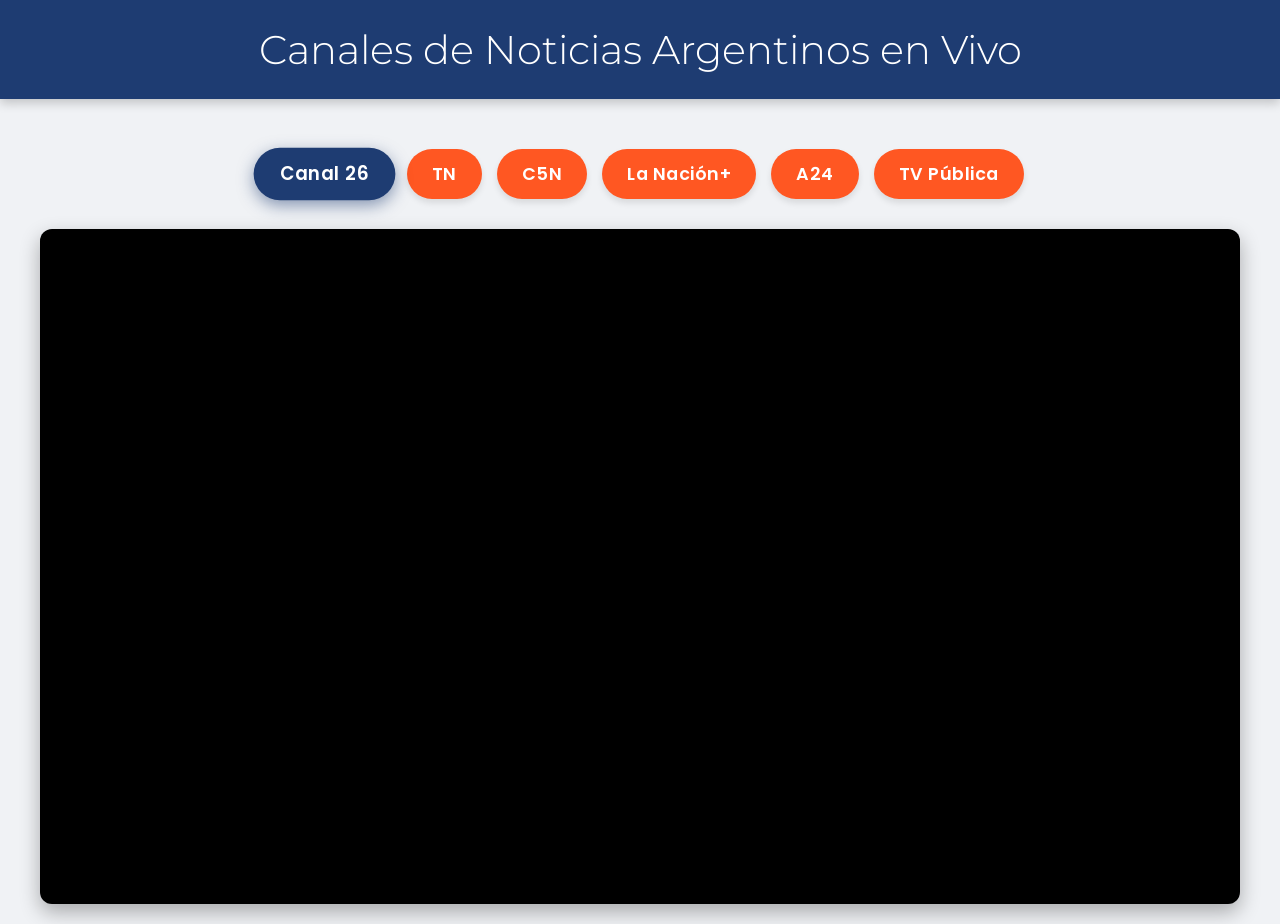
<file: ArgenTVWEBOFI.html>
<!DOCTYPE html>
<html lang="es">
<head>
    <meta charset="UTF-8">
    <meta name="viewport" content="width=device-width, initial-scale=1.0">
    <title>📺 TV Argentina en Vivo</title>

    <link href="https://fonts.googleapis.com/css2?family=Montserrat:wght@300&family=Poppins:wght@400;600&display=swap" rel="stylesheet">

    <style>
        /* CSS para el Diseño */
        body {
            font-family: 'Poppins', sans-serif;
            background-color: #f0f2f5;
            color: #333;
            margin: 0;
            padding: 0;
            display: flex;
            flex-direction: column;
            align-items: center;
            min-height: 100vh;
        }
        header {
            background-color: #1e3c72; /* Azul oscuro */
            color: white;
            padding: 25px 0;
            width: 100%;
            text-align: center;
            box-shadow: 0 4px 10px rgba(0, 0, 0, 0.2);
            margin-bottom: 30px;
        }
        header h1 {
            font-family: 'Montserrat', sans-serif;
            font-weight: 300; /* Light */
            margin: 0;
            font-size: 2.5em;
        }
        .container {
            width: 95%;
            max-width: 1200px;
            padding: 20px;
        }
        .channel-selector {
            text-align: center;
            margin-bottom: 30px;
            display: flex;
            flex-wrap: wrap;
            justify-content: center;
            gap: 15px;
        }
        .channel-selector button {
            /* Diseño de Botón */
            background-color: #ff5722; /* Naranja/Rojo vibrante */
            color: white;
            border: none;
            padding: 12px 25px;
            border-radius: 50px; /* Borde redondeado */
            cursor: pointer;
            font-family: 'Poppins', sans-serif;
            font-weight: 600; /* Semibold */
            font-size: 1.1em;
            letter-spacing: 0.5px;
            transition: background-color 0.3s, transform 0.2s, box-shadow 0.3s;
            box-shadow: 0 4px 6px rgba(0, 0, 0, 0.1);
        }
        .channel-selector button:hover {
            background-color: #e64a19;
            transform: translateY(-3px);
            box-shadow: 0 6px 10px rgba(0, 0, 0, 0.2);
        }
        .channel-selector button.active {
            background-color: #1e3c72; /* Color activo: Azul de la cabecera */
            transform: scale(1.05);
            box-shadow: 0 5px 15px rgba(30, 60, 114, 0.5);
        }
        .video-container {
            position: relative;
            width: 100%;
            /* Relación de aspecto 16:9 (altura 56.25% del ancho) */
            padding-bottom: 56.25%; 
            height: 0;
            overflow: hidden;
            background-color: #000;
            border-radius: 12px;
            box-shadow: 0 8px 20px rgba(0, 0, 0, 0.3);
            margin: 0 auto; /* Centrar */
        }
        .video-container iframe {
            position: absolute;
            top: 0;
            left: 0;
            width: 100%;
            height: 100%;
            border: none;
        }
    </style>
</head>
<body>

    <header>
        <h1>Canales de Noticias Argentinos en Vivo</h1>
    </header>

    <div class="container">
        
        <div class="channel-selector" id="channelButtons">
            </div>

        <div class="video-container">
            <iframe id="videoPlayer" 
                    src="" 
                    allow="accelerometer; autoplay; clipboard-write; encrypted-media; gyroscope; picture-in-picture" 
                    allowfullscreen>
            </iframe>
        </div>
        
    </div>

    <script>
        // Objeto JavaScript para almacenar los canales y sus URLs de streaming (Embed)
        const CHANNELS = [
            // El canal 26 usa el reproductor externo que proporcionaste
            { 
                id: 'canal26', 
                name: 'Canal 26', 
                embedUrl: 'https://anym3u8player.com/tv/p.php?url=https%3A%2F%2Fstream-gtlc.telecentro.net.ar%2Fhls%2Fcanal26hls%2Fmain.m3u8' 
            },
            // Otros canales de noticias usando embeds de YouTube (más estables)
            { id: 'tn', name: 'TN', embedUrl: 'https://www.youtube.com/embed/live_stream?channel=UCuGj02t1W-ZHTfxiw1J_TWA&autoplay=1' },
            { id: 'c5n', name: 'C5N', embedUrl: 'https://www.youtube.com/embed/live_stream?channel=UCFv9NODzqelAYL4M4cM5bDA&autoplay=1' },
            { id: 'ln', name: 'La Nación+', embedUrl: 'https://www.youtube.com/embed/live_stream?channel=UC85C1yklC6J_JcZqGzH_oRw&autoplay=1' },
            { id: 'a24', name: 'A24', embedUrl: 'https://www.youtube.com/embed/live_stream?channel=UCiT7gU89sB_Rmyh8xGvM-6Q&autoplay=1' },
            { id: 'tvpublica', name: 'TV Pública', embedUrl: 'https://www.youtube.com/embed/live_stream?channel=UCQ20iRj5f-l4XjD4xKq6Eag&autoplay=1' },
        ];

        const videoPlayer = document.getElementById('videoPlayer');
        const channelButtonsContainer = document.getElementById('channelButtons');

        /**
         * Inicializa la página, carga el primer canal y crea los botones.
         */
        function initializePage() {
            createChannelButtons();
            // Cargar el Canal 26 por defecto
            loadChannel(CHANNELS[0].id);
        }

        /**
         * Crea los botones para cada canal.
         */
        function createChannelButtons() {
            CHANNELS.forEach(channel => {
                const button = document.createElement('button');
                button.textContent = channel.name;
                button.setAttribute('data-channel-id', channel.id);
                button.onclick = () => loadChannel(channel.id);
                channelButtonsContainer.appendChild(button);
            });
        }

        /**
         * Carga el stream del canal seleccionado en el iframe.
         * @param {string} channelId - El ID del canal a cargar.
         */
        function loadChannel(channelId) {
            const selectedChannel = CHANNELS.find(c => c.id === channelId);

            if (selectedChannel) {
                // 1. Actualiza el iframe con la URL de embed
                // Se agrega '&autoplay=1' para intentar que el video inicie automáticamente.
                const embedSrc = selectedChannel.embedUrl.includes('?') 
                                 ? `${selectedChannel.embedUrl}&autoplay=1` 
                                 : `${selectedChannel.embedUrl}?autoplay=1`;
                videoPlayer.src = embedSrc;
                
                // 2. Actualiza la clase 'active' para el botón presionado
                document.querySelectorAll('.channel-selector button').forEach(button => {
                    if (button.getAttribute('data-channel-id') === channelId) {
                        button.classList.add('active');
                    } else {
                        button.classList.remove('active');
                    }
                });
            } else {
                console.error(`Canal con ID ${channelId} no encontrado.`);
            }
        }

        // Ejecutar la función de inicialización cuando el DOM esté cargado
        document.addEventListener('DOMContentLoaded', initializePage);
    </script>
</body>
</html>
</file>
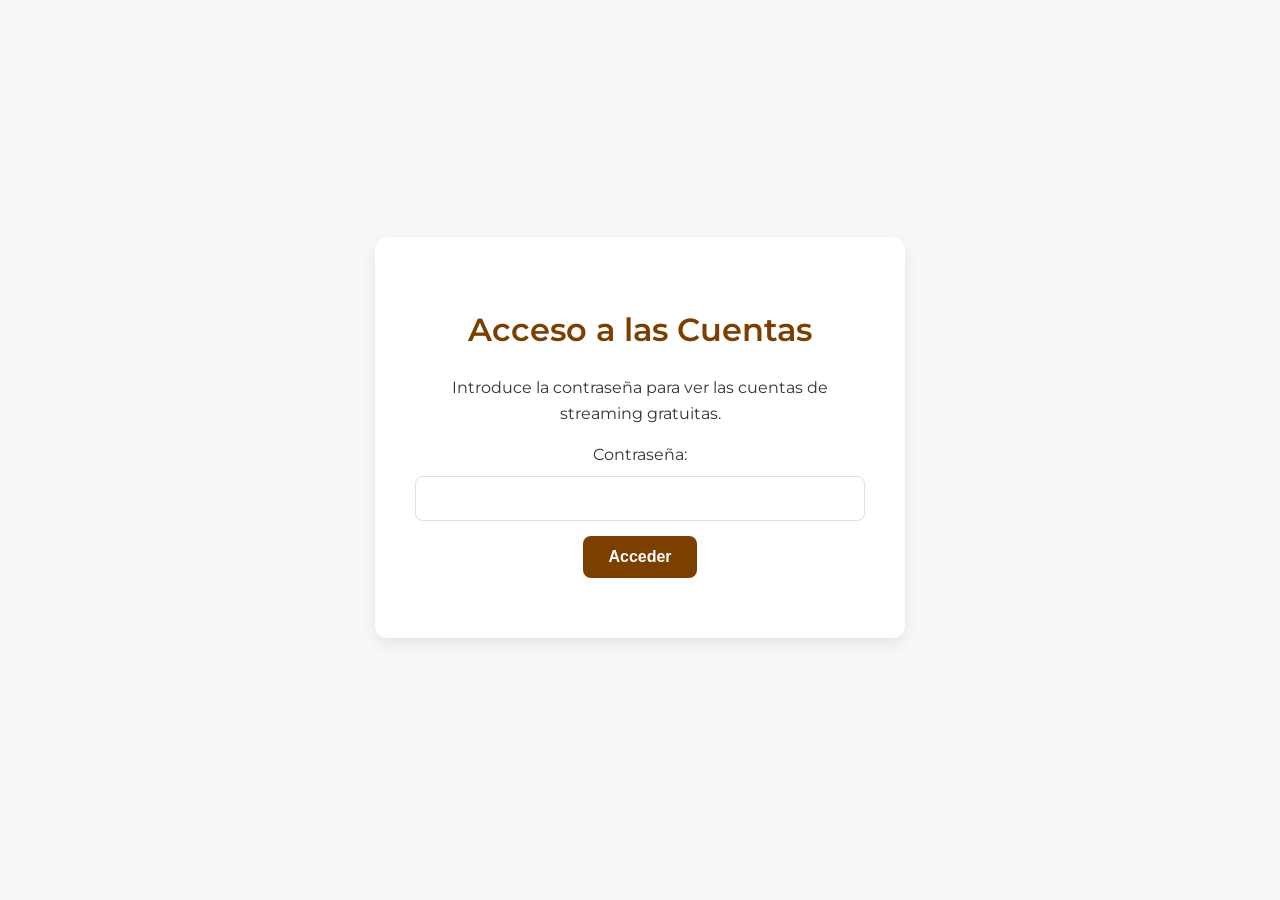
<file: CUENTAS GRATIS .html>
<!DOCTYPE html>
<html lang="es">
<head>
    <meta charset="UTF-8">
    <meta name="viewport" content="width=device-width, initial-scale=1.0">
    <title>Cuentas de Streaming GRATIS</title>
    <link rel="preconnect" href="https://fonts.googleapis.com">
    <link rel="preconnect" href="https://fonts.gstatic.com" crossorigin>
    <link href="https://fonts.googleapis.com/css2?family=Montserrat:wght@400;600;700&display=swap" rel="stylesheet">
    <style>
        :root {
            --primary-color: #7B3F00;
            --secondary-color: #FFA500;
            --background-light: #F8F8F8;
            --text-dark: #333;
            --text-light: #fff;
            --card-bg: #fff;
            --border-color: #e0e0e0;
            --shadow-light: rgba(0, 0, 0, 0.08);
        }

        body {
            font-family: 'Montserrat', sans-serif;
            background-color: var(--background-light);
            color: var(--text-dark);
            line-height: 1.6;
            margin: 0;
            padding: 0;
            display: flex;
            flex-direction: column;
            min-height: 100vh;
        }

        header {
            background: linear-gradient(135deg, var(--primary-color) 0%, var(--secondary-color) 100%);
            color: var(--text-light);
            padding: 40px 20px;
            text-align: center;
            box-shadow: 0 4px 10px var(--shadow-light);
            margin-bottom: 30px;
        }

        .header-content h1 {
            font-size: 2.8em;
            margin-bottom: 10px;
            font-weight: 700;
        }

        .header-content p {
            font-size: 1.2em;
            font-weight: 400;
        }

        main {
            max-width: 900px;
            margin: 0 auto 30px auto;
            padding: 20px;
            flex-grow: 1;
        }

        section {
            margin-bottom: 40px;
        }

        h2 {
            color: var(--primary-color);
            text-align: center;
            margin-bottom: 25px;
            font-size: 2em;
            font-weight: 600;
        }

        .card {
            background-color: var(--card-bg);
            border-radius: 12px;
            box-shadow: 0 6px 15px var(--shadow-light);
            padding: 30px;
            margin-bottom: 25px;
        }

        #accounts-list {
            display: grid;
            grid-template-columns: repeat(auto-fit, minmax(280px, 1fr));
            gap: 25px;
        }

        .account-card {
            background-color: var(--card-bg);
            border: 1px solid var(--border-color);
            border-radius: 10px;
            padding: 20px;
            box-shadow: 0 2px 8px rgba(0,0,0,0.05);
            transition: transform 0.2s ease-in-out, box-shadow 0.2s ease-in-out;
            display: flex;
            flex-direction: column;
            align-items: center;
            text-align: center;
            position: relative;
            overflow: hidden;
        }

        .account-card::before {
            content: '';
            position: absolute;
            top: 0;
            left: 0;
            width: 100%;
            height: 6px;
            background-color: var(--secondary-color);
            border-top-left-radius: 10px;
            border-top-right-radius: 10px;
        }

        .account-card:hover {
            transform: translateY(-5px);
            box-shadow: 0 8px 20px var(--shadow-light);
        }

        .streaming-logo img {
            width: 100%;
            height: 100%;
            object-fit: contain;
            border-radius: 50%;
        }
        .streaming-logo {
            width: 80px;
            height: 80px;
            background-color: #f0f0f0;
            border-radius: 50%;
            display: flex;
            justify-content: center;
            align-items: center;
            margin-bottom: 15px;
            border: 2px solid var(--secondary-color);
            overflow: hidden;
        }


        .account-card h3 {
            margin-top: 0;
            margin-bottom: 10px;
            color: var(--primary-color);
            font-size: 1.4em;
            font-weight: 600;
        }

        .account-card p {
            margin: 5px 0;
            font-size: 0.95em;
            color: #555;
        }

        .btn-primary, .btn-secondary {
            padding: 12px 25px;
            border: none;
            border-radius: 8px;
            cursor: pointer;
            font-size: 1em;
            font-weight: 600;
            transition: background-color 0.3s ease, transform 0.2s ease;
            margin-top: 15px;
        }

        .btn-primary {
            background-color: var(--primary-color);
            color: var(--text-light);
        }

        .btn-primary:hover {
            background-color: #6a3500;
            transform: translateY(-2px);
        }

        .input-group {
            display: flex;
            flex-direction: column;
            gap: 8px;
        }

        input[type="text"], input[type="password"] {
            padding: 12px;
            border: 1px solid var(--border-color);
            border-radius: 8px;
            font-family: 'Montserrat', sans-serif;
            font-size: 1em;
            color: var(--text-dark);
        }

        input[type="text"]:focus, input[type="password"]:focus {
            outline: none;
            border-color: var(--secondary-color);
            box-shadow: 0 0 0 3px rgba(255, 165, 0, 0.2);
        }

        .message {
            text-align: center;
            margin-top: 15px;
            font-weight: 600;
            color: var(--primary-color);
        }

        .hidden {
            display: none !important;
        }

        #access-screen {
            position: fixed;
            top: 0;
            left: 0;
            width: 100%;
            height: 100%;
            background-color: var(--background-light);
            display: flex;
            justify-content: center;
            align-items: center;
            z-index: 2000;
        }

        .access-card {
            text-align: center;
            padding: 40px;
            max-width: 450px;
        }

        .access-card h2 {
            color: var(--primary-color);
            margin-bottom: 20px;
        }

        .access-card .message {
            margin-top: 20px;
        }
    </style>
</head>
<body>
    <header>
        <div class="header-content">
            <h1>Cuentas de Streaming GRATIS</h1>
            <p>¡Hola! Aquí tienes algunas cuentas de streaming totalmente gratuitas para disfrutar.</p>
        </div>
    </header>

    <main>
        <section id="accounts-section">
            <h2>Nuestras Cuentas Disponibles</h2>
            <div id="accounts-list">
                </div>
        </section>
    </main>

    <script>
        document.addEventListener('DOMContentLoaded', () => {
            // Cuentas de "streaming gratis" con la información proporcionada
            let accounts = [
                { name: 'Disney Plus', email: 'josemiguelkuju.12@gmail.com', password: 'Kaju4ñ115@', logoImg: 'https://files.catbox.moe/m65o9t.png' },
                { name: 'Vix Premium', email: 'premium10@gmail.com.co', password: 'PremiumVix', logoImg: 'https://files.catbox.moe/03cagp.png' },
                { name: 'Paramount Plus #1', email: 'yespankey@instaddr.uk', password: 'South123!!!', logoImg: 'https://files.catbox.moe/byp22f.png' },
                { name: 'Paramount Plus #2', email: 'samanthahuxley12@hotmail.com', password: 'CaseyConner1', logoImg: 'https://files.catbox.moe/byp22f.png' },
            ];

            // Contraseña para acceder a la lista de cuentas
            const accessPassword = '180314';

            // Referencias a elementos del DOM
            const accountsList = document.getElementById('accounts-list');

            // --- Lógica para la pantalla de acceso inicial ---
            const accessScreen = document.createElement('div');
            accessScreen.id = 'access-screen';
            accessScreen.innerHTML = `
                <div class="card access-card">
                    <h2>Acceso a las Cuentas</h2>
                    <form id="access-form">
                        <p>Introduce la contraseña para ver las cuentas de streaming gratuitas.</p>
                        <div class="input-group">
                            <label for="access-password-input">Contraseña:</label>
                            <input type="password" id="access-password-input" required>
                        </div>
                        <button type="submit" class="btn-primary">Acceder</button>
                    </form>
                    <p id="access-message" class="message"></p>
                </div>
            `;
            document.body.appendChild(accessScreen);

            const accessForm = document.getElementById('access-form');
            const accessMessage = document.getElementById('access-message');

            // Función para renderizar las cuentas en la página
            const renderAccounts = () => {
                accountsList.innerHTML = '';
                accounts.forEach(account => {
                    const accountCard = document.createElement('div');
                    accountCard.classList.add('account-card');
                    accountCard.innerHTML = `
                        <div class="streaming-logo">
                            <img src="${account.logoImg}" alt="${account.name} Logo">
                        </div>
                        <h3>${account.name}</h3>
                        <p><strong>Correo:</strong> ${account.email}</p>
                        <p><strong>Contraseña:</strong> <code>${account.password}</code></p>
                    `;
                    accountsList.appendChild(accountCard);
                });
            };

            // Evento para el formulario de acceso
            accessForm.addEventListener('submit', (e) => {
                e.preventDefault();
                const enteredPassword = document.getElementById('access-password-input').value;

                if (enteredPassword === accessPassword) {
                    accessScreen.classList.add('hidden');
                    renderAccounts();
                } else {
                    accessMessage.textContent = 'Contraseña incorrecta. Inténtalo de nuevo. 😥';
                    accessMessage.style.color = '#d9534f';
                }
            });
        });
    </script>
</body>
</html>
</file>
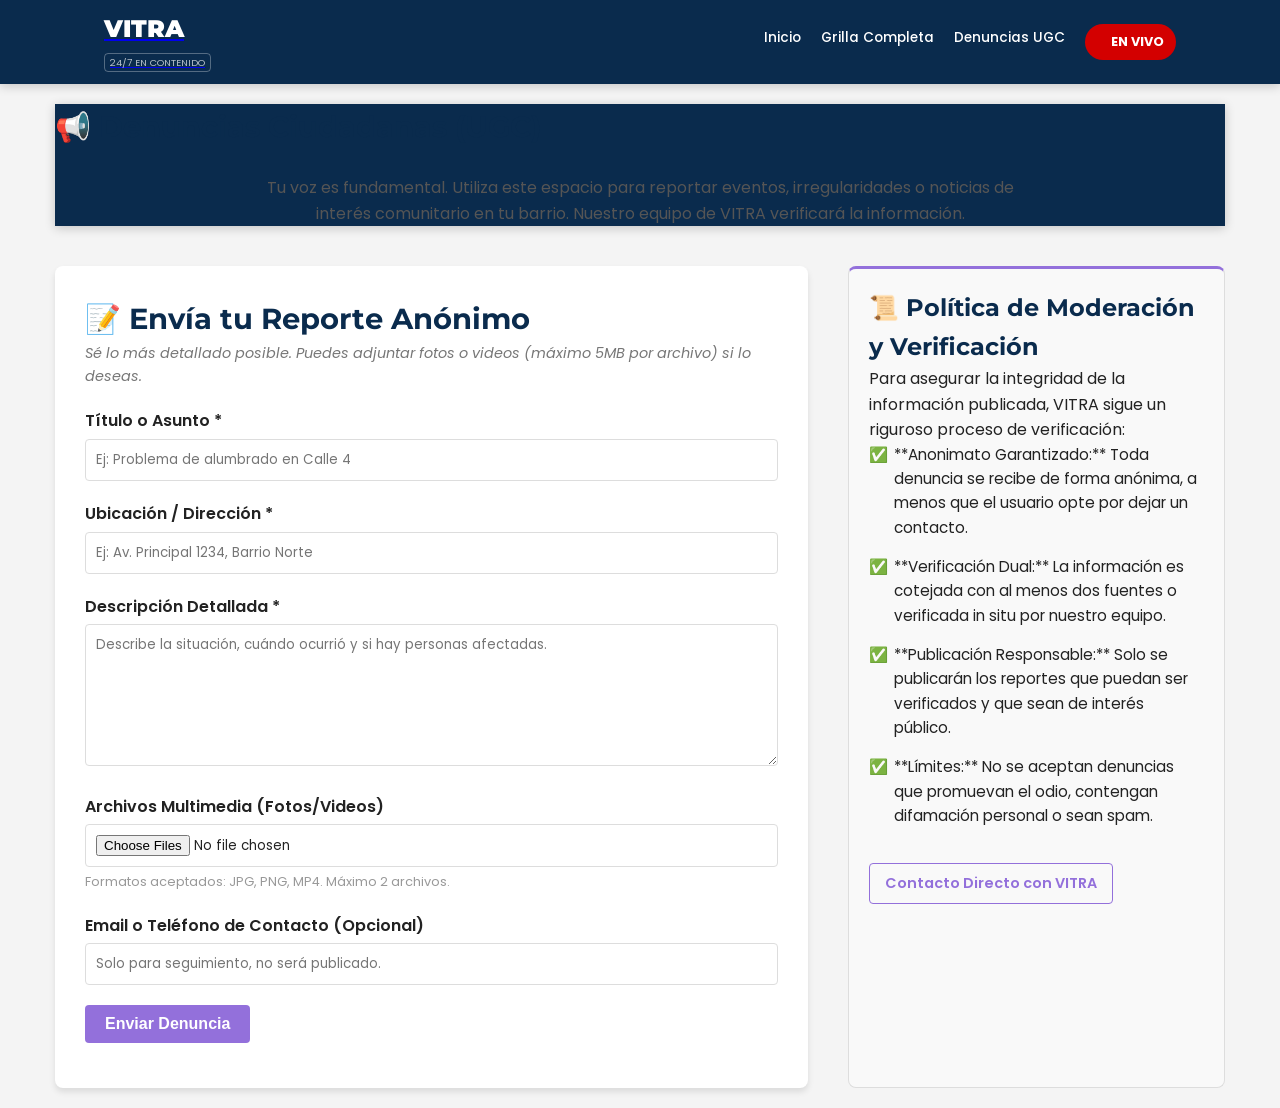
<file: denuncias.html>
<!DOCTYPE html>
<html lang="es">
<head>
    <meta charset="UTF-8">
    <meta name="viewport" content="width=device-width, initial-scale=1.0">
    <title>📢 Denuncias Ciudadanas (UGC) | VITRA Noticias</title>
    
    <link rel="stylesheet" href="estilos.css"> 
    
    <link href="https://fonts.googleapis.com/css2?family=Montserrat:wght@300;700;800&family=Poppins:wght@400;600;700&display=swap" rel="stylesheet">
</head>
<body>

    <header>
        <nav class="navbar">
            <a href="index.html" class="brand">
                <h1>VITRA</h1>
                <span class="marketing-tag">24/7 EN CONTENIDO</span>
            </a>
            
            <button class="hamburger" aria-label="Toggle Menu">
                <span class="bar"></span>
                <span class="bar"></span>
                <span class="bar"></span>
            </button>
            
            <ul class="nav-menu">
                <li class="nav-item"><a href="index.html" class="nav-link">Inicio</a></li>
                <li class="nav-item"><a href="programacion.html" class="nav-link">Grilla Completa</a></li>
                <li class="nav-item"><a href="#" class="nav-link">Denuncias UGC</a></li>
                <li class="nav-item">
                    <a href="#" class="nav-link btn-live">
                        <span class="live-dot"></span> EN VIVO
                    </a>
                </li>
            </ul>
        </nav>
    </header>

    <main>
        <section id="denuncias-ugc" class="content-section">
            <div class="container">
                
                <header class="denuncias-header">
                    <h1 class="section-title">📢 Denuncias Ciudadanas (UGC)</h1>
                    <p class="section-subtitle">Tu voz es fundamental. Utiliza este espacio para reportar eventos, irregularidades o noticias de interés comunitario en tu barrio. Nuestro equipo de VITRA verificará la información.</p>
                </header>

                <div class="denuncias-grid">
                    
                    <div class="denuncias-form-container">
                        <h2>📝 Envía tu Reporte Anónimo</h2>
                        <p class="form-instruction">Sé lo más detallado posible. Puedes adjuntar fotos o videos (máximo 5MB por archivo) si lo deseas.</p>

                        <form id="denunciaForm">
                            <div class="form-group">
                                <label for="titulo">Título o Asunto *</label>
                                <input type="text" id="titulo" name="titulo" required placeholder="Ej: Problema de alumbrado en Calle 4">
                            </div>
                            
                            <div class="form-group">
                                <label for="ubicacion">Ubicación / Dirección *</label>
                                <input type="text" id="ubicacion" name="ubicacion" required placeholder="Ej: Av. Principal 1234, Barrio Norte">
                            </div>
                            
                            <div class="form-group">
                                <label for="descripcion">Descripción Detallada *</label>
                                <textarea id="descripcion" name="descripcion" rows="6" required placeholder="Describe la situación, cuándo ocurrió y si hay personas afectadas."></textarea>
                            </div>

                            <div class="form-group">
                                <label for="archivos">Archivos Multimedia (Fotos/Videos)</label>
                                <input type="file" id="archivos" name="archivos" accept="image/*,video/*" multiple>
                                <small>Formatos aceptados: JPG, PNG, MP4. Máximo 2 archivos.</small>
                            </div>

                            <div class="form-group">
                                <label for="contacto">Email o Teléfono de Contacto (Opcional)</label>
                                <input type="text" id="contacto" name="contacto" placeholder="Solo para seguimiento, no será publicado.">
                            </div>
                            
                            <button type="submit" class="btn-submit">Enviar Denuncia</button>
                            <p id="formMessage" class="form-message"></p>
                        </form>
                    </div>

                    <div class="denuncias-info-container">
                        <h2>📜 Política de Moderación y Verificación</h2>
                        
                        <p>Para asegurar la integridad de la información publicada, VITRA sigue un riguroso proceso de verificación:</p>
                        
                        <ul class="policy-list">
                            <li>**Anonimato Garantizado:** Toda denuncia se recibe de forma anónima, a menos que el usuario opte por dejar un contacto.</li>
                            <li>**Verificación Dual:** La información es cotejada con al menos dos fuentes o verificada in situ por nuestro equipo.</li>
                            <li>**Publicación Responsable:** Solo se publicarán los reportes que puedan ser verificados y que sean de interés público.</li>
                            <li>**Límites:** No se aceptan denuncias que promuevan el odio, contengan difamación personal o sean spam.</li>
                        </ul>

                        <a href="#contacto-vitra" class="btn-secondary">Contacto Directo con VITRA</a>
                    </div>
                </div>

            </div>
        </section>
        
        </main>

    <script src="main.js"></script> 
</body>
</html>
</file>
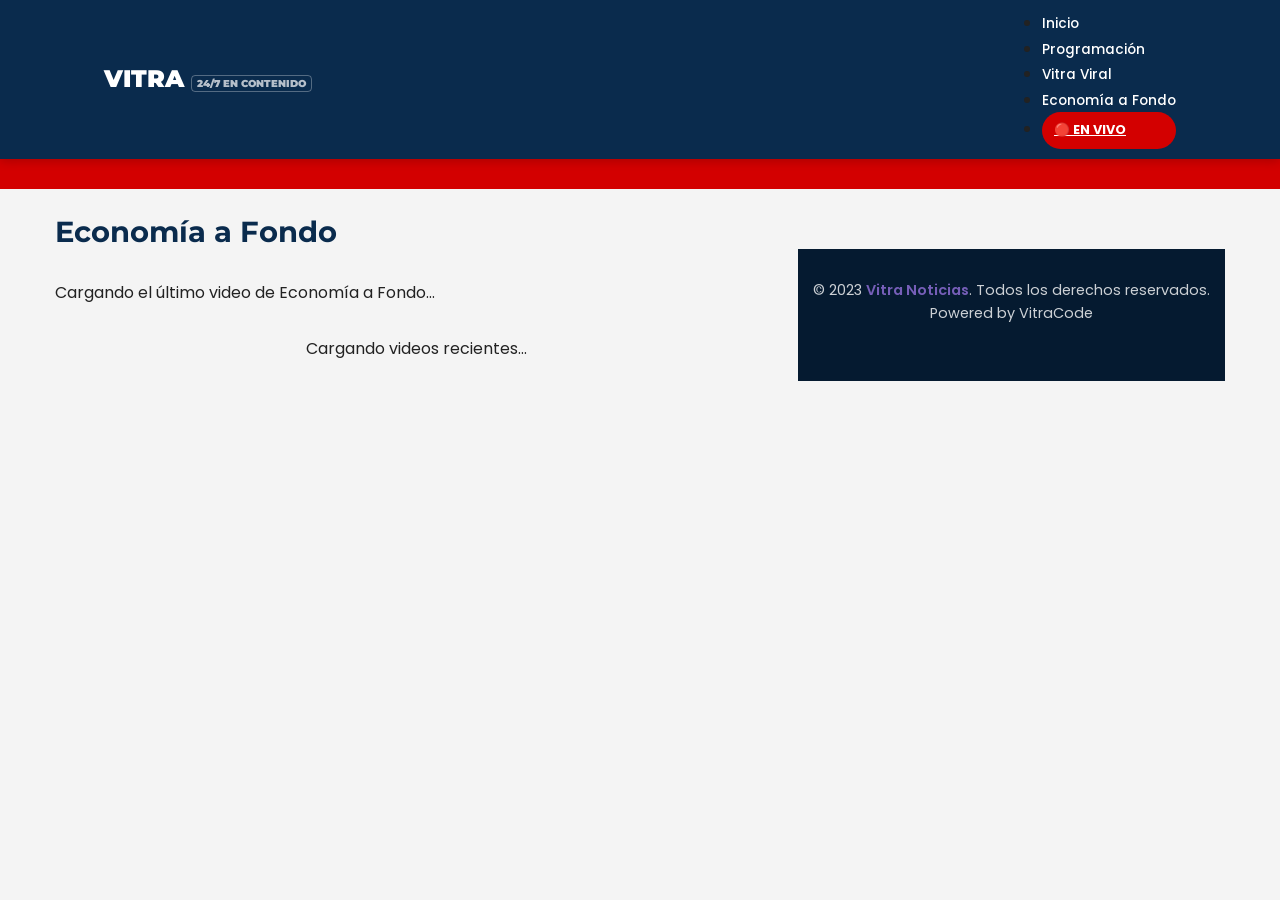
<file: economia-a-fondo.html>
<!DOCTYPE html>
<html lang="es">
<head>
    <meta charset="UTF-8">
    <meta name="viewport" content="width=device-width, initial-scale=1.0">
    <title>Economía a Fondo | Vitra Noticias</title>
    <link rel="stylesheet" href="estilos.css">
    <link rel="icon" href="img/favicon.png" type="image/x-icon">
</head>
<body>
    <header>
        <div class="navbar">
            <div class="brand">
                <a href="index.html" style="text-decoration: none; color: inherit;">
                    <h1>VITRA <span class="marketing-tag">24/7 EN CONTENIDO</span></h1>
                </a>
            </div>
            <button class="hamburger" aria-label="Abrir menú">
                <span class="bar"></span>
                <span class="bar"></span>
                <span class="bar"></span>
            </button>
            <nav class="nav-menu">
                <ul class="nav-list">
                    <li class="nav-item"><a href="index.html" class="nav-link">Inicio</a></li>
                    <li class="nav-item"><a href="programacion.html" class="nav-link">Programación</a></li>
                    <li class="nav-item"><a href="vitra-viral.html" class="nav-link">Vitra Viral</a></li>
                    <li class="nav-item"><a href="economia-a-fondo.html" class="nav-link active">Economía a Fondo</a></li>
                    <li class="nav-item"><a href="#" class="btn-live">🔴 EN VIVO</a></li>
                </ul>
            </nav>
        </div>
    </header>

    <div class="ticker-wrap">
        <div class="ticker"></div>
    </div>

    <main class="container">
        <section class="news-container">
            <div class="main-news-column">
                <h2 class="section-title">Economía a Fondo</h2>

                <section id="economia-featured-video" class="featured-story" style="margin-bottom: 30px;">
                    <p>Cargando el último video de Economía a Fondo...</p>
                </section>
                
                <div id="economia-videos-container" class="news-grid">
                    <p style="grid-column: 1 / -1; text-align: center;">Cargando videos recientes...</p>
                </div>
            </div>

          
    <footer>
        <p>&copy; 2023 <strong>Vitra Noticias</strong>. Todos los derechos reservados. <br> Powered by VitraCode</p>
    </footer>

    <script src="main.js"></script>
</body>
</html>
</file>
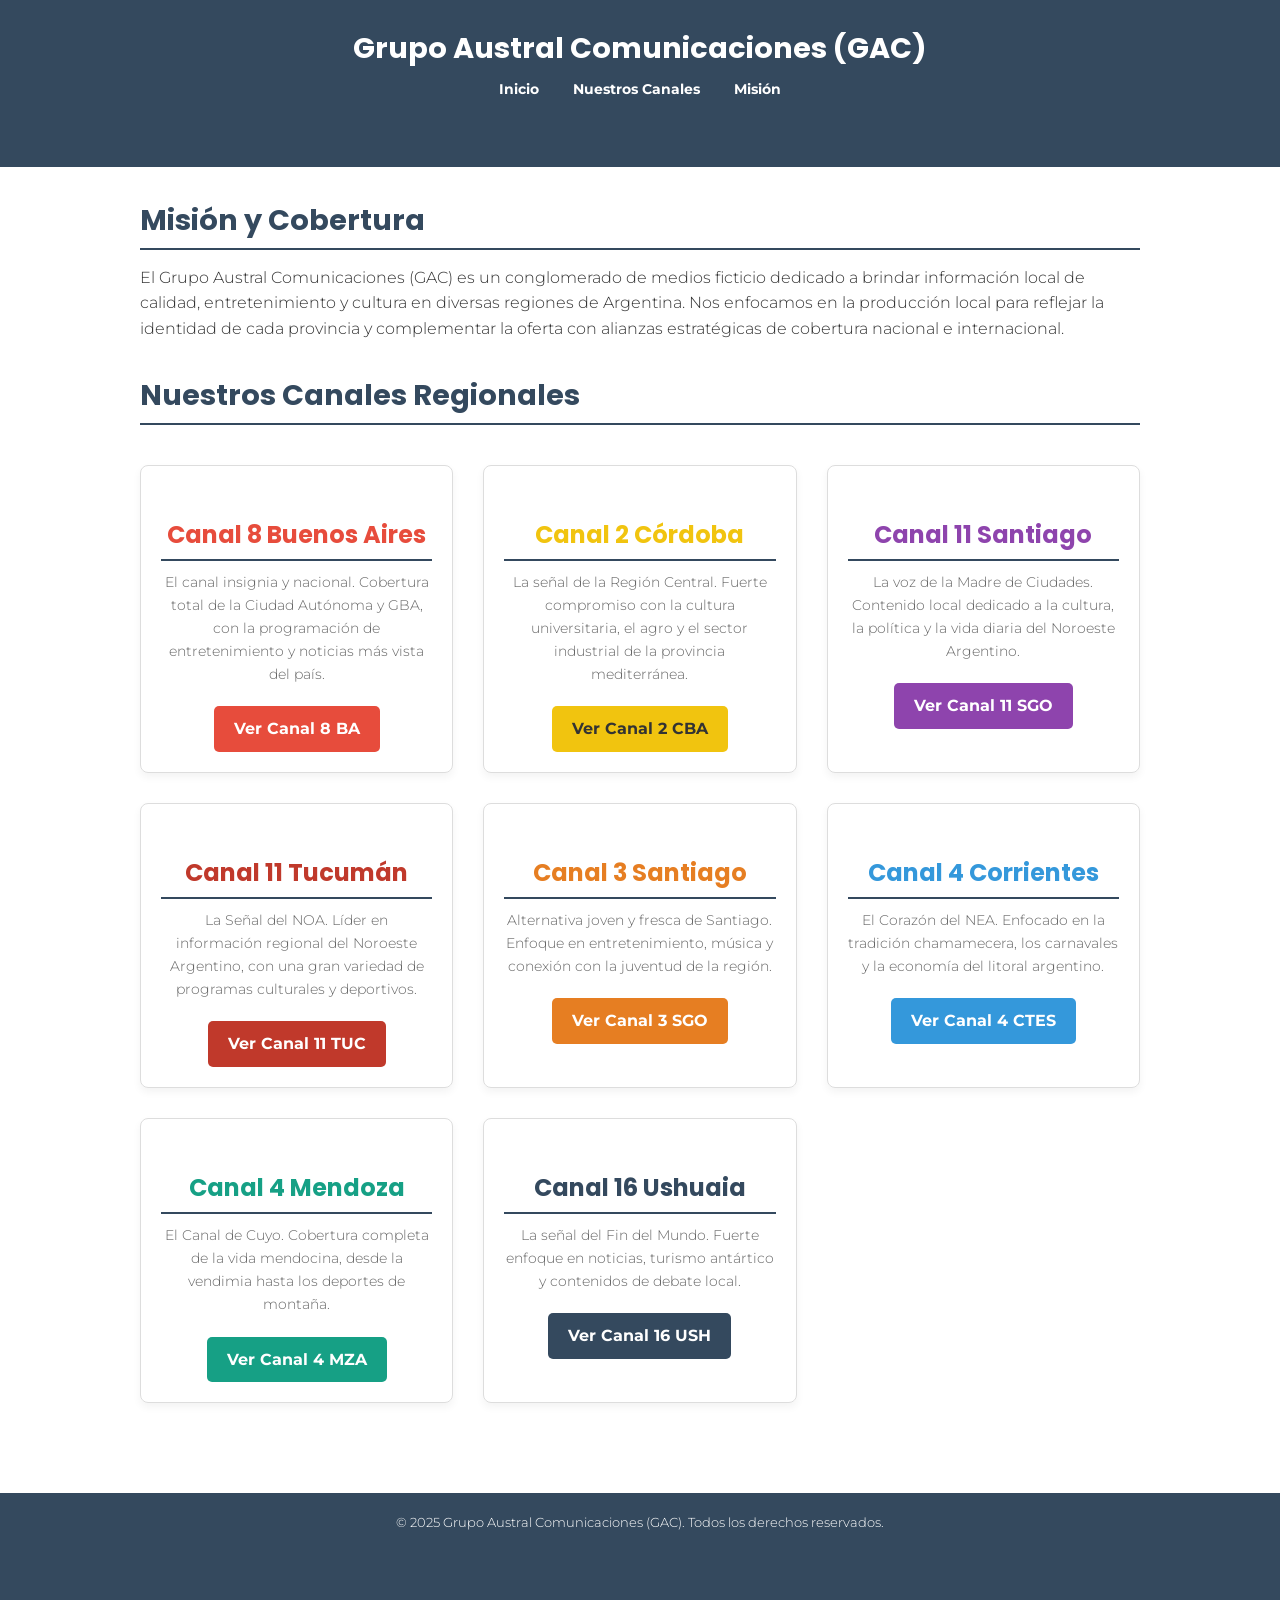
<file: gac.html>
<!DOCTYPE html>
<html lang="es">
<head>
    <meta charset="UTF-8">
    <meta name="viewport" content="width=device-width, initial-scale=1.0">
    <title>Grupo Austral Comunicaciones (GAC) - Canales</title>
    
    <link href="https://fonts.googleapis.com/css2?family=Montserrat:wght@300;700&family=Poppins:wght@700&display=swap" rel="stylesheet">
    <link rel="stylesheet" href="styles.css"> 
    
    <style>
        /* Estilos específicos para la Home Page */
        .channel-grid {
            display: grid;
            grid-template-columns: repeat(auto-fit, minmax(300px, 1fr));
            gap: 30px;
            margin-top: 40px;
        }
        .channel-card {
            border: 1px solid #ddd;
            border-radius: 8px;
            padding: 20px;
            box-shadow: 0 4px 8px rgba(0,0,0,0.05);
            transition: transform 0.3s, box-shadow 0.3s;
            text-align: center;
        }
        .channel-card:hover {
            transform: translateY(-5px);
            box-shadow: 0 8px 16px rgba(0,0,0,0.1);
        }
        .channel-card h2 {
            font-size: 1.5em;
            margin-bottom: 10px;
            color: var(--color-primary); 
        }
        .channel-card p {
            font-size: 0.9em;
            color: #666;
            margin-bottom: 20px;
        }
        .channel-card a {
            display: inline-block;
            background-color: var(--color-primary);
            color: white;
            padding: 10px 20px;
            text-decoration: none;
            border-radius: 5px;
            font-weight: 700;
            transition: background-color 0.3s;
        }
        .channel-card a:hover {
            background-color: var(--color-accent);
        }

        /* Estilos de color específicos para las tarjetas */
        .card-16 h2 { color: #34495e; } 
        .card-16 a { background-color: #34495e; }
        
        .card-11-tuc h2 { color: #C0392B; } /* Tucumán (Terracota) */
        .card-11-tuc a { background-color: #C0392B; }

        .card-4-mza h2 { color: #16a085; } 
        .card-4-mza a { background-color: #16a085; }
        
        .card-8-ba h2 { color: #E74C3C; } 
        .card-8-ba a { background-color: #E74C3C; }

        .card-2-cba h2 { color: #F1C40F; } 
        .card-2-cba a { background-color: #F1C40F; color: #333; }

        .card-4-corrientes h2 { color: #3498DB; } 
        .card-4-corrientes a { background-color: #3498DB; }
        
        /* NUEVOS CANALES SANTIAGO */
        .card-3-sgo h2 { color: #E67E22; } /* Naranja */
        .card-3-sgo a { background-color: #E67E22; }

        .card-11-sgo h2 { color: #8E44AD; } /* Púrpura */
        .card-11-sgo a { background-color: #8E44AD; }
        
    </style>
</head>
<body>
    <header class="main-header">
        <div class="container">
            <h1>Grupo Austral Comunicaciones (GAC)</h1>
            <nav>
                <a href="#">Inicio</a>
                <a href="#canales">Nuestros Canales</a>
                <a href="#mision">Misión</a>
            </nav>
        </div>
    </header>

    <main class="container">
        
        <h2 id="mision">Misión y Cobertura</h2>
        <p>El Grupo Austral Comunicaciones (GAC) es un conglomerado de medios ficticio dedicado a brindar información local de calidad, entretenimiento y cultura en diversas regiones de Argentina. Nos enfocamos en la producción local para reflejar la identidad de cada provincia y complementar la oferta con alianzas estratégicas de cobertura nacional e internacional.</p>
        
        <h2 id="canales">Nuestros Canales Regionales</h2>

        <div class="channel-grid">

            <div class="channel-card card-8-ba">
                <h2>Canal 8 Buenos Aires</h2>
                <p>El canal insignia y nacional. Cobertura total de la Ciudad Autónoma y GBA, con la programación de entretenimiento y noticias más vista del país.</p>
                <a href="canal-8-ba.html">Ver Canal 8 BA</a>
            </div>

            <div class="channel-card card-2-cba">
                <h2>Canal 2 Córdoba</h2>
                <p>La señal de la Región Central. Fuerte compromiso con la cultura universitaria, el agro y el sector industrial de la provincia mediterránea.</p>
                <a href="canal-2-cba.html">Ver Canal 2 CBA</a>
            </div>
            
            <div class="channel-card card-11-sgo">
                <h2>Canal 11 Santiago</h2>
                <p>La voz de la Madre de Ciudades. Contenido local dedicado a la cultura, la política y la vida diaria del Noroeste Argentino.</p>
                <a href="canal-11-sgo.html">Ver Canal 11 SGO</a>
            </div>

            <div class="channel-card card-11-tuc">
                <h2>Canal 11 Tucumán</h2>
                <p>La Señal del NOA. Líder en información regional del Noroeste Argentino, con una gran variedad de programas culturales y deportivos. </p>
                <a href="canal-11.html">Ver Canal 11 TUC</a>
            </div>
            
            <div class="channel-card card-3-sgo">
                <h2>Canal 3 Santiago</h2>
                <p>Alternativa joven y fresca de Santiago. Enfoque en entretenimiento, música y conexión con la juventud de la región.</p>
                <a href="canal-3-sgo.html">Ver Canal 3 SGO</a>
            </div>

            <div class="channel-card card-4-corrientes">
                <h2>Canal 4 Corrientes</h2>
                <p>El Corazón del NEA. Enfocado en la tradición chamamecera, los carnavales y la economía del litoral argentino.</p>
                <a href="canal-4-corrientes.html">Ver Canal 4 CTES</a>
            </div>

            <div class="channel-card card-4-mza">
                <h2>Canal 4 Mendoza</h2>
                <p>El Canal de Cuyo. Cobertura completa de la vida mendocina, desde la vendimia hasta los deportes de montaña.</p>
                <a href="canal-4.html">Ver Canal 4 MZA</a>
            </div>
            
            <div class="channel-card card-16">
                <h2>Canal 16 Ushuaia</h2>
                <p>La señal del Fin del Mundo. Fuerte enfoque en noticias, turismo antártico y contenidos de debate local.</p>
                <a href="canal-16.html">Ver Canal 16 USH</a>
            </div>

        </div>
        
    </main>

    <footer class="main-footer">
        <div class="container">
            <p>© 2025 Grupo Austral Comunicaciones (GAC). Todos los derechos reservados.</p>
        </div>
    </footer>
</body>
</html>
</file>
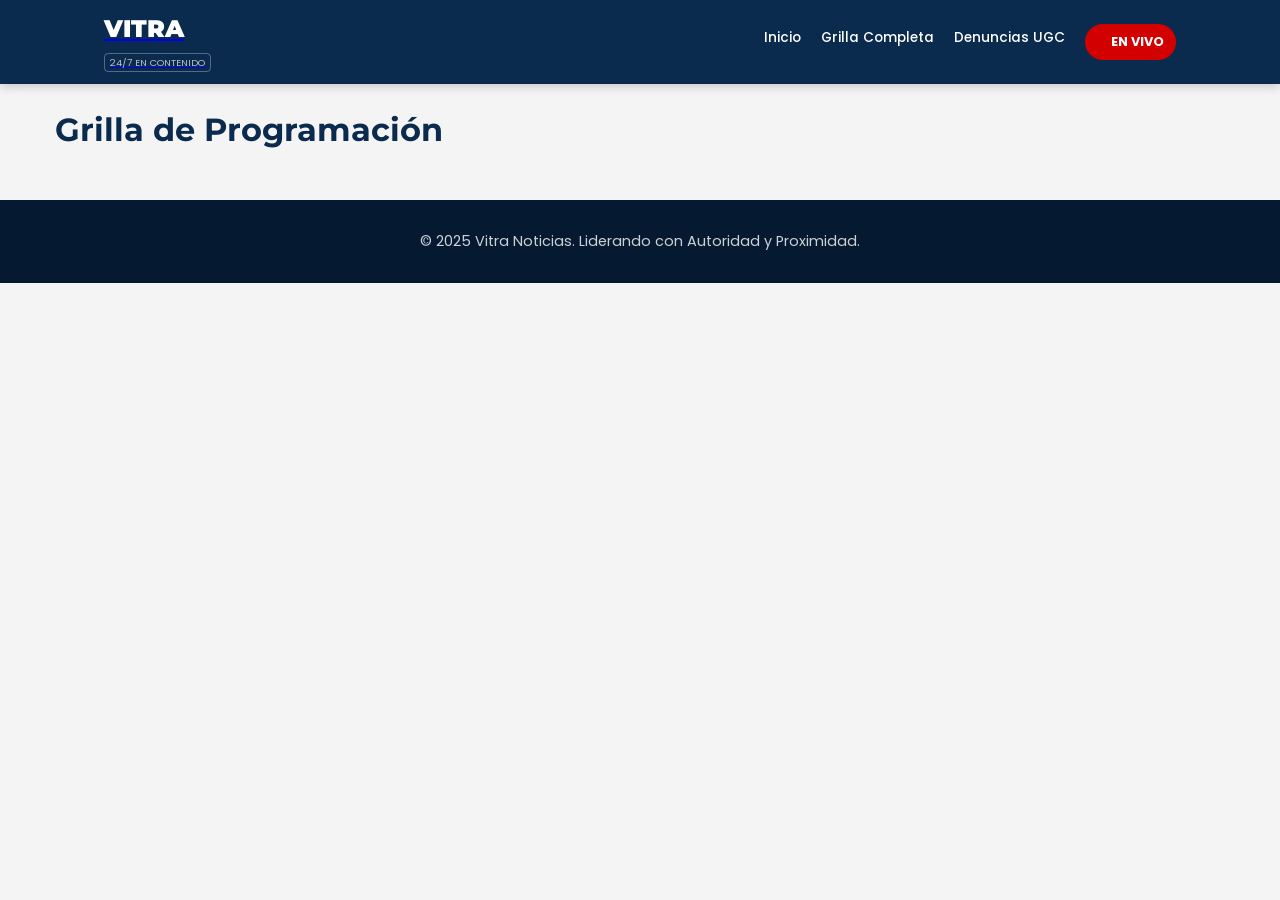
<file: programacion.html>
<!DOCTYPE html>
<html lang="es">
<head>
    <meta charset="UTF-8">
    <meta name="viewport" content="width=device-width, initial-scale=1.0">
    <title>Vitra Noticias | Grilla de Programación</title>
    <link rel="stylesheet" href="estilos.css">
</head>
<body>

    <header>
        <nav class="navbar">
            <a href="index.html" class="brand">
                <h1>VITRA</h1>
                <span class="marketing-tag">24/7 EN CONTENIDO</span>
            </a>
            
            <button class="hamburger" aria-label="Toggle Menu">
                <span class="bar"></span>
                <span class="bar"></span>
                <span class="bar"></span>
            </button>
            
            <ul class="nav-menu">
                <li class="nav-item"><a href="index.html" class="nav-link">Inicio</a></li>
                <li class="nav-item"><a href="programacion.html" class="nav-link">Grilla Completa</a></li>
                <li class="nav-item"><a href="#" class="nav-link">Denuncias UGC</a></li>
                <li class="nav-item">
                    <a href="#" class="nav-link btn-live">
                        <span class="live-dot"></span> EN VIVO
                    </a>
                </li>
            </ul>
        </nav>
    </header>

    <div class="container">
        
        <h2 class="section-title" style="font-size: 2rem;">Grilla de Programación</h2>

        <section id="schedule-wrapper">
            <p></p>
        </section>

    </div>

    <footer>
        <p>&copy; 2025 Vitra Noticias. Liderando con Autoridad y Proximidad.</p>
    </footer>

    <script src="main.js"></script>
</body>
</html>
</file>
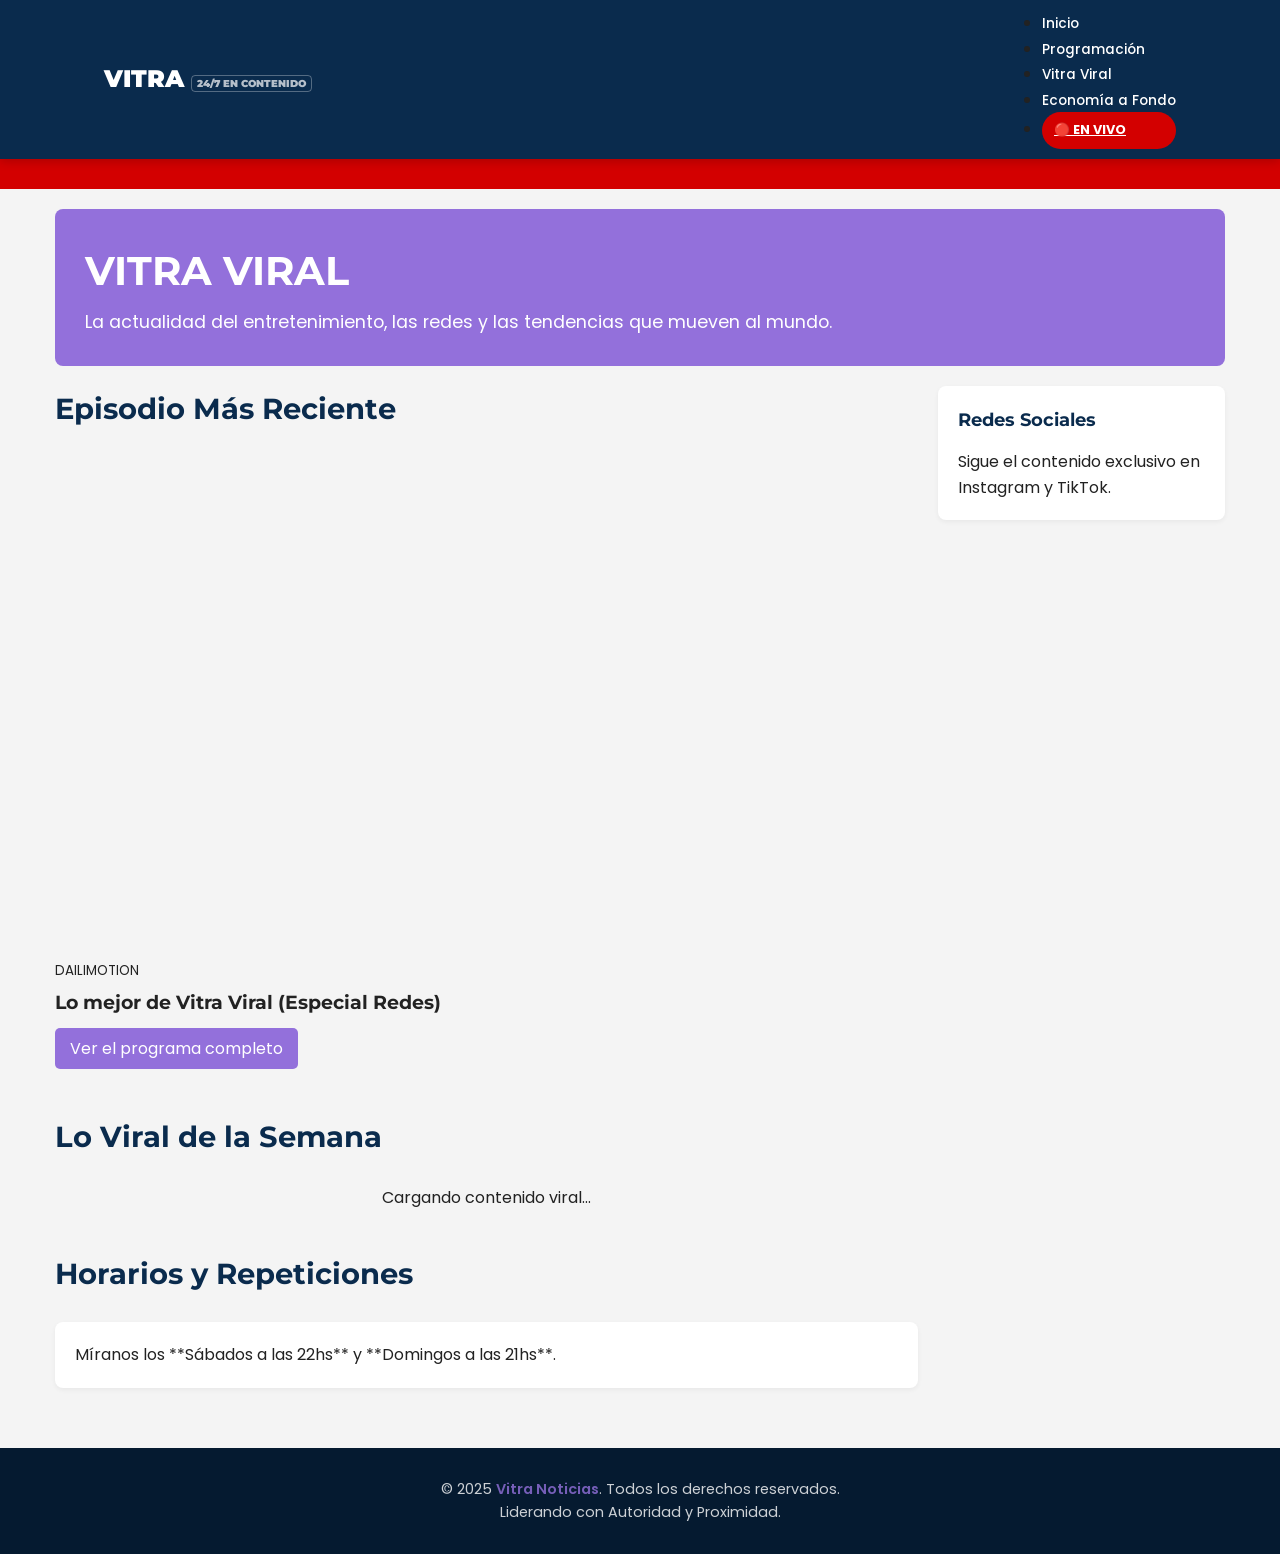
<file: vitra-viral.html>
<!DOCTYPE html>
<html lang="es">
<head>
    <meta charset="UTF-8">
    <meta name="viewport" content="width=device-width, initial-scale=1.0">
    <title>Vitra Viral | Vitra Noticias</title>
    <link rel="stylesheet" href="estilos.css">
    <link rel="icon" href="img/favicon.png" type="image/x-icon">
</head>
<body>

    <header>
        <div class="navbar">
            <div class="brand">
                <a href="index.html" style="text-decoration: none; color: inherit;">
                    <h1>VITRA <span class="marketing-tag">24/7 EN CONTENIDO</span></h1>
                </a>
            </div>
            <button class="hamburger" aria-label="Abrir menú">
                <span class="bar"></span>
                <span class="bar"></span>
                <span class="bar"></span>
            </button>
            <nav class="nav-menu">
                <ul class="nav-list">
                    <li class="nav-item"><a href="index.html" class="nav-link">Inicio</a></li>
                    <li class="nav-item"><a href="programacion.html" class="nav-link">Programación</a></li>
                    <li class="nav-item"><a href="vitra-viral.html" class="nav-link active">Vitra Viral</a></li>
                    <li class="nav-item"><a href="economia-a-fondo.html" class="nav-link">Economía a Fondo</a></li>
                    <li class="nav-item"><a href="#" class="btn-live">🔴 EN VIVO</a></li>
                </ul>
            </nav>
        </div>
    </header>

    <div class="ticker-wrap">
        <div class="ticker"></div>
    </div>
    
    <div class="container">
        
        <div class="program-header" style="background-color: var(--vitra-purple); padding: 30px; color: white; margin-bottom: 20px; border-radius: 8px;">
            <h1 style="font-size: 2.5rem; margin-bottom: 5px;">VITRA VIRAL</h1>
            <p style="font-size: 1.1rem; color: #fff;">La actualidad del entretenimiento, las redes y las tendencias que mueven al mundo.</p>
        </div>

        <div class="program-content-layout news-container"> 
            
            <main class="main-news-column">
                
                <section class="featured-story" style="margin-bottom: 30px;">
                    <h2 class="section-title">Episodio Más Reciente</h2>
                    <article>
                        <div class="video-container" style="position: relative; padding-bottom: 56.25%; height: 0; overflow: hidden; max-width: 100%; border-radius: 8px;">
                            <iframe style="position: absolute; top: 0; left: 0; width: 100%; height: 100%;" 
                                    src="https://www.dailymotion.com/embed/video/x9uru2a?autoplay=0" 
                                    frameborder="0" 
                                    allow="autoplay; fullscreen; picture-in-picture" 
                                    allowfullscreen>
                            </iframe>
                        </div>
                        <div class="featured-content" style="padding: 15px 0;">
                            <small>DAILIMOTION</small>
                            <h3 style="font-family: 'Montserrat'; font-weight: 700; margin: 5px 0 10px;">Lo mejor de Vitra Viral (Especial Redes)</h3>
                            <a href="https://www.dailymotion.com/video/x9uru2a" target="_blank" class="btn-read-more" style="display: inline-block; padding: 8px 15px; background-color: var(--vitra-purple); color: white; text-decoration: none; border-radius: 5px;">Ver el programa completo</a>
                        </div>
                    </article>
                </section>
                

                <h2 class="section-title">Lo Viral de la Semana</h2>
                
                <section id="program-feed-container" class="news-grid">
                    <p style="grid-column: 1 / -1; text-align: center;">Cargando contenido viral...</p>
                </section>

                <h2 class="section-title" style="margin-top: 40px;">Horarios y Repeticiones</h2>
                <div class="widget">
                    <p>Míranos los **Sábados a las 22hs** y **Domingos a las 21hs**.</p>
                </div>

            </main>
            
            <aside class="news-sidebar">
                <div class="widget">
                    <h3>Redes Sociales</h3>
                    <p>Sigue el contenido exclusivo en Instagram y TikTok.</p>
                </div>
                

        </div>
    </div>

    <footer>
        <p>&copy; 2025 <strong>Vitra Noticias</strong>. Todos los derechos reservados. <br> Liderando con Autoridad y Proximidad.</p>
    </footer>

    <script src="main.js"></script>
</body>
</html>
</file>
<file: estilos.css>
/* --- CONFIGURACIÓN BASE & VARIABLES --- */
@import url('https://fonts.googleapis.com/css2?family=Montserrat:wght@300;400;700;900&family=Poppins:wght@300;400;600;700&display=swap');

:root {
    /* Colores Vitra-Cordillerano */
    --vitra-navy: #0A2B4D;          /* Azul Fuerte (Encabezado) */
    --vitra-navy-dark: #051a30;
    --vitra-purple: #9370DB;        /* Violeta Cordillerano (Acento/Resaltado) */
    --vitra-red-alert: #D30000;     /* Rojo EXCLUSIVO para LIVE/URGENTE */
    --vitra-gray: #f4f4f4;          /* Fondo Base */
    --vitra-text: #222222;
    --white: #ffffff;
    --shadow: 0 4px 6px rgba(0,0,0,0.1);
    --transition: all 0.3s ease;
}

* { box-sizing: border-box; margin: 0; padding: 0; }

body {
    font-family: 'Poppins', sans-serif;
    background-color: var(--vitra-gray);
    color: var(--vitra-text);
    overflow-x: hidden;
    line-height: 1.6;
    min-width: 320px;
}

h1, h2, h3 { font-family: 'Montserrat', sans-serif; }

/* --- HEADER & NAV --- */
header {
    background-color: var(--vitra-navy);
    position: sticky;
    top: 0;
    z-index: 1000;
    box-shadow: 0 2px 10px rgba(0,0,0,0.2);
}

.navbar {
    display: flex;
    justify-content: space-between;
    align-items: center;
    padding: 10px 5%; 
    max-width: 1200px;
    margin: 0 auto;
}

.brand h1 {
    font-weight: 900; 
    color: var(--white);
    font-size: 1.5rem; 
}

.marketing-tag { font-size: 0.6rem; border: 1px solid rgba(255,255,255,0.3); color: rgba(255,255,255,0.7); padding: 2px 5px; border-radius: 4px; text-transform: uppercase; }

/* Navegación de Escritorio */
.nav-menu { list-style: none; display: flex; gap: 20px; }
.nav-link { color: var(--white); text-decoration: none; font-weight: 500; font-size: 0.85rem; transition: var(--transition); position: relative; }
.nav-link:hover { color: var(--vitra-purple); }
.btn-live { 
    background-color: var(--vitra-red-alert); 
    padding: 8px 12px; 
    border-radius: 50px; 
    display: flex; 
    align-items: center; 
    gap: 6px; 
    font-weight: 700; 
    color: var(--white); 
    text-transform: uppercase; 
    font-size: 0.8rem; 
    white-space: nowrap; 
}
.live-dot { width: 8px; height: 8px; border-radius: 50%; animation: pulse 1.5s infinite; }

@keyframes pulse {
    0% { transform: scale(0.95); box-shadow: 0 0 0 0 rgba(255, 255, 255, 0.7); }
    70% { transform: scale(1); box-shadow: 0 0 0 6px rgba(255, 255, 255, 0); }
    100% { transform: scale(0.95); box-shadow: 0 0 0 0 rgba(255, 255, 255, 0); }
}

/* Hamburger y Menú Móvil */
.hamburger { 
    display: none; 
    cursor: pointer; 
    padding: 10px; 
    background-color: transparent; 
    border: none;
    z-index: 1001; 
}
.bar { display: block; width: 25px; height: 3px; margin: 5px auto; transition: all 0.3s ease-in-out; background-color: white; }

/* --- TICKER DE NOTICIAS --- */
.ticker-wrap { background-color: var(--vitra-red-alert); color: white; overflow: hidden; height: 30px; display: flex; align-items: center; }
.ticker { white-space: nowrap; animation: ticker 30s linear infinite; font-weight: 600; font-size: 0.8rem; }
@keyframes ticker { 0% { transform: translateX(100%); } 100% { transform: translateX(-100%); } }

/* --- CONTENIDO PRINCIPAL --- */
.container { max-width: 1200px; margin: 20px auto; padding: 0 15px; }

/* Títulos de Sección (LÍNEA INFERIOR ELIMINADA) */
.section-title { 
    font-weight: 700; 
    font-size: 1.8rem; 
    padding-bottom: 5px; 
    margin-bottom: 20px; 
    color: var(--vitra-navy); 
    border-bottom: none; 
}

.news-container { display: flex; gap: 20px; }
.main-news-column { flex: 3; }
.news-sidebar { flex: 1; min-width: 250px; }

/* Widget Sidebar */
.widget { background-color: var(--white); padding: 20px; border-radius: 8px; margin-bottom: 20px; box-shadow: 0 2px 5px rgba(0,0,0,0.05); }

/* Título del Widget (PROGRAMAS DESTACADOS) (LÍNEA INFERIOR ELIMINADA) */
.widget h3 {
    color: var(--vitra-navy);
    border-bottom: none; 
    padding-bottom: 0;
    margin-top: 0;
    margin-bottom: 15px;
    font-size: 1.1em;
    font-weight: 700; 
}

/* Estilo para las tarjetas de programas destacados (Ahora son enlaces <a>) */
.program-card {
    display: flex;
    flex-direction: column;
    margin-bottom: 15px;
    border: 1px solid var(--vitra-gray);
    border-radius: 4px;
    overflow: hidden;
    box-shadow: 0 1px 3px rgba(0,0,0,0.05);
    text-decoration: none; 
    color: inherit; 
    transition: transform 0.2s;
}

.program-card:hover {
    transform: translateY(-2px);
    box-shadow: 0 4px 10px rgba(0,0,0,0.1);
}

.program-card-img {
    height: 100px;
    width: 100%; 
    border-bottom: 3px solid var(--vitra-purple); 
    overflow: hidden; 
}

/* Regla para que la imagen cargue y se ajuste */
.program-card-img img {
    width: 100%;
    height: 100%;
    display: block; 
    object-fit: cover; 
}

.program-card-content {
    padding: 10px;
}

.program-card-content h4 {
    font-size: 0.95em;
    color: var(--vitra-navy);
    margin: 0 0 5px 0;
    font-weight: 600;
}

.program-card-content p {
    font-size: 0.8em;
    color: #666;
    margin: 0;
    line-height: 1.3;
}


/* Grid de Artículos (Cards) */
.news-grid { 
    display: grid; 
    grid-template-columns: repeat(auto-fit, minmax(250px, 1fr));
    gap: 15px; 
    margin-bottom: 20px; 
}

/* Noticia Card y Noticia Destacada */
.article-card {
    background-color: var(--white); 
    border: 1px solid var(--vitra-gray);
    border-radius: 8px;
    overflow: hidden;
    transition: transform 0.3s, box-shadow 0.3s;
}

.article-card:hover {
    box-shadow: 0 0 15px rgba(147, 112, 219, 0.3);
}

.article-img { width: 100%; height: 150px; background-size: cover; background-position: center; }
.article-card-content { padding: 10px; }
.article-card-content small { color: var(--vitra-purple); font-weight: 700; display: block; margin-bottom: 5px; text-transform: uppercase; font-size: 0.75em; }
.article-card-content h4 { font-size: 1em; line-height: 1.2; margin: 0; color: var(--vitra-navy); }
.article-card-content p { display: none; } 

/* Noticia Destacada */
#featured-story { 
    background-color: var(--white); 
    border-radius: 8px; 
    margin-bottom: 20px; 
    box-shadow: var(--shadow); 
}
#featured-story .featured-content { padding: 15px; }
#featured-story .featured-img { height: 350px; background-size: cover; background-position: center; border-radius: 8px 8px 0 0; }
#featured-story h2 { font-size: 2rem; margin: 5px 0 10px; color: var(--vitra-navy); }
#featured-story p { display: block !important; font-size: 1em; color: #666; }

/* --- DISEÑO DE GRILLA DE PROGRAMACIÓN (programacion.html) --- */
.schedule-container {
    background-color: var(--white);
    border-radius: 8px;
    box-shadow: var(--shadow);
    margin-bottom: 30px;
    overflow: hidden;
}

.schedule-header {
    background-color: var(--vitra-navy);
    color: var(--white);
    font-family: 'Montserrat', sans-serif;
    font-size: 1.2rem;
    font-weight: 700;
    padding: 12px 20px;
    text-align: center;
    border-bottom: 3px solid var(--vitra-purple); 
}

.schedule-container table {
    width: 100%;
    border-collapse: collapse;
}

.schedule-container td {
    padding: 12px 20px;
    border-bottom: 1px solid var(--vitra-gray);
    font-size: 0.95rem;
}

.schedule-container td:first-child {
    font-weight: 600;
    color: var(--vitra-purple);
    width: 25%; 
    text-align: center;
}

/* Programa en Vivo */
.is-live {
    background-color: rgba(211, 0, 0, 0.08); 
    font-weight: 700;
    color: var(--vitra-red-alert);
}

/* --- MEJORA DEL FOOTER --- */
footer {
    background-color: var(--vitra-navy-dark);
    color: white;
    text-align: center;
    padding: 30px 0;
    margin-top: 40px;
    font-size: 0.9em;
}

footer p {
    margin: 0;
    padding: 0 15px;
    opacity: 0.8; 
}

footer p strong {
    font-weight: 600;
    color: var(--vitra-purple);
}

/* ===================================================================
   --- SECCIÓN DE DENUNCIAS UGC (AÑADIDO CON ESTILOS VITRA) ---
   =================================================================== */

.section-subtitle {
    text-align: center;
    color: #555;
    margin-bottom: 40px;
    max-width: 800px;
    margin-left: auto;
    margin-right: auto;
    font-family: 'Poppins', sans-serif; /* Usamos Poppins para el subtítulo */
    font-weight: 400;
}

.denuncias-grid {
    display: grid;
    grid-template-columns: 2fr 1fr; /* Más espacio para el formulario */
    gap: 40px;
}

/* Contenedor del Formulario */
.denuncias-form-container {
    background-color: var(--white);
    padding: 30px;
    border-radius: 8px;
    box-shadow: var(--shadow);
}

.denuncias-form-container h2 {
    color: var(--vitra-navy);
    margin-top: 0;
    font-size: 1.8em;
    font-family: 'Montserrat', sans-serif;
}

.form-instruction {
    font-style: italic;
    color: #777;
    margin-bottom: 20px;
    font-size: 0.9em;
}

/* Estilos del Formulario */
.form-group {
    margin-bottom: 20px;
}

.form-group label {
    display: block;
    margin-bottom: 5px;
    font-weight: 600;
    color: var(--vitra-text);
    font-family: 'Poppins', sans-serif;
}

.form-group input[type="text"],
.form-group textarea,
.form-group input[type="file"] {
    width: 100%;
    padding: 10px;
    border: 1px solid #ddd;
    border-radius: 4px;
    box-sizing: border-box;
    font-family: inherit;
    transition: border-color 0.3s;
}

.form-group input:focus, .form-group textarea:focus {
    border-color: var(--vitra-purple);
    outline: none;
}

.form-group small {
    display: block;
    margin-top: 5px;
    color: #999;
    font-size: 0.8em;
}

.btn-submit {
    background-color: var(--vitra-purple);
    color: white;
    border: none;
    padding: 10px 20px;
    border-radius: 4px;
    cursor: pointer;
    font-weight: 600;
    font-size: 1em;
    transition: background-color 0.3s, transform 0.2s;
}

.btn-submit:hover {
    background-color: #7A57C1; /* Tono ligeramente más oscuro */
    transform: translateY(-1px);
}

.form-message {
    margin-top: 15px;
    font-weight: 600;
}

/* Columna de Información/Políticas */
.denuncias-info-container {
    padding: 20px;
    border: 1px solid #ddd;
    border-radius: 8px;
    background-color: #f9f9f9;
    /* Marcado visual con tu color primario */
    border-top: 3px solid var(--vitra-purple); 
}

.denuncias-info-container h2 {
    color: var(--vitra-navy);
    font-size: 1.5em;
    margin-top: 0;
    font-family: 'Montserrat', sans-serif;
}

.policy-list {
    list-style: none;
    padding-left: 0;
    line-height: 1.6;
    font-size: 0.95em;
}

.policy-list li {
    margin-bottom: 15px;
    padding-left: 25px;
    position: relative;
    color: var(--vitra-text);
}

.policy-list li:before {
    content: "✅";
    position: absolute;
    left: 0;
    top: 0;
    font-size: 1em;
}

.btn-secondary {
    display: inline-block;
    margin-top: 20px;
    padding: 8px 15px;
    border: 1px solid var(--vitra-purple);
    color: var(--vitra-purple);
    text-decoration: none;
    border-radius: 4px;
    font-weight: 600;
    transition: background-color 0.3s, color 0.3s;
    font-size: 0.9em;
}

.btn-secondary:hover {
    background-color: var(--vitra-purple);
    color: white;
}


/* --- RESPONSIVE / ADAPTIVE DESIGN RULES (Móvil) --- */
@media(max-width: 992px) {
    .news-container { flex-direction: column; gap: 0; }
    .news-sidebar { min-width: auto; order: -1; } 
    .main-news-column { width: 100%; } 
    #featured-story .featured-img { height: 250px; } 
    #featured-story h2 { font-size: 1.5rem; }
    .news-grid { grid-template-columns: 1fr 1fr; gap: 10px; }
}

@media(max-width: 768px) {
    /* Header/Nav Móvil */
    .hamburger { display: block; }
    .nav-menu {
        position: fixed; 
        top: 60px; 
        left: -100%; 
        width: 75%; 
        height: calc(100vh - 60px); 
        overflow-y: auto; 
        background-color: var(--vitra-navy-dark); 
        flex-direction: column;
        transition: left 0.3s ease-in-out; 
        padding: 20px; 
        gap: 0;
        box-shadow: 2px 0 5px rgba(0,0,0,0.5); 
    }
    .nav-menu.active { left: 0; }
    
    .nav-link { 
        padding: 15px 0; 
        border-bottom: 1px solid rgba(255, 255, 255, 0.1); 
        width: 100%; 
        display: block; 
        font-size: 1rem; 
    }
    
    /* CORRECCIÓN BOTÓN EN VIVO EN MENÚ DESPLEGADO */
    .nav-item:last-child { 
        margin-top: 20px;
    }
    .btn-live {
        font-size: 1rem;
        padding: 10px 15px;
        justify-content: center; 
        width: 100%; 
        box-sizing: border-box; 
        margin: 0;
    }
    /* FIN CORRECCIÓN BOTÓN EN VIVO */

    /* Layout */
    .container { padding: 0 10px; }

    /* Denuncias */
    .denuncias-grid {
        grid-template-columns: 1fr; /* Una sola columna en móvil */
        gap: 20px;
    }
    .denuncias-info-container {
        border-left: none;
        border-top: 3px solid var(--vitra-purple);
        padding: 20px;
        margin-top: 0;
    }
    .section-title {
        font-size: 1.5rem;
    }
}
</file>
<file: styles.css>
/* --- ESTILOS COMPARTIDOS (Base de styles.css) --- */
        
* {
    box-sizing: border-box;
    margin: 0;
    padding: 0;
}

:root {
    --color-primary: #34495e; /* Gris Azulado Oscuro (Base GAC) */
    --color-accent: #007bff; /* Azul Moderno */
    --color-light: #f4f6f9; /* Fondo muy claro */
    --color-text: #333333; /* Texto principal */
    --channel-color: #34495e; /* Color principal (será sobrescrito) */
    --highlight-color: #ffc107; /* Amarillo para destacar el programa actual */
}

/* TIPOGRAFÍA: MONTSERRAT LIGHT y POPPINS BOLD */
h1, h2, h3 {
    font-family: 'Poppins', sans-serif;
    font-weight: 700;
    color: var(--color-primary);
}

body, p, a, nav, td, th {
    font-family: 'Montserrat', sans-serif;
    font-weight: 300; 
    font-size: 16px;
    line-height: 1.6;
    color: var(--color-text);
}

/* LAYOUT GENERAL */
body {
    background-color: white;
    min-height: 100vh;
}
.container {
    width: 90%;
    max-width: 1000px;
    margin: 0 auto;
    padding-bottom: 50px;
}

/* HEADER */
.main-header {
    background-color: var(--color-primary);
    color: white;
    padding: 15px 0;
    margin-bottom: 20px;
}
.main-header h1 {
    color: white;
    font-size: 1.8em;
    margin-bottom: 5px;
    text-align: center;
}
.main-header nav a {
    color: white;
    text-decoration: none;
    margin: 0 15px;
    font-weight: 700;
    font-size: 0.9em;
    transition: color 0.3s;
    display: inline-block;
}
.main-header nav { text-align: center; }
.main-header nav a:hover { color: var(--color-accent); }

/* LIVE STREAM CONTAINER (para el iframe) */
.live-stream-container {
    position: relative;
    width: 100%;
    /* 16:9 aspect ratio */
    padding-bottom: 56.25%; 
    height: 0;
    margin-bottom: 20px;
}

.live-stream-container iframe {
    position: absolute;
    top: 0;
    left: 0;
    width: 100%;
    height: 100%;
    border-radius: 8px;
    box-shadow: 0 4px 10px rgba(0,0,0,0.1);
}

/* INFOGRAFÍA (Ficha técnica) */
.infobox {
    float: right; 
    width: 100%;
    max-width: 300px; 
    padding: 15px; 
    border: 1px solid #ddd; 
    background-color: var(--color-light);
    margin: 0 0 20px 20px;
    border-radius: 6px;
}
.infobox h3 {
    background-color: var(--channel-color); 
    color: white;
    padding: 10px;
    margin: -15px -15px 15px -15px;
    border-radius: 6px 6px 0 0;
    font-size: 1.1em;
}
.infobox p b {
     font-weight: 700;
     color: #555;
}

/* PROGRAMACIÓN (Tabla) */
.program-table {
    width: 100%;
    border-collapse: collapse;
    text-align: left;
    margin-top: 30px;
    font-size: 0.95em;
}
.program-table th {
    padding: 10px;
    background-color: var(--channel-color);
    color: white;
    font-weight: 700;
}
.program-table td {
    padding: 8px 10px;
    border: 1px solid #eee;
}
.program-table tr:nth-child(even) td {
    background-color: var(--color-light);
}

/* Clase para destacar el programa actual */
.now-playing {
    background-color: var(--highlight-color) !important;
    color: var(--color-text) !important;
    font-weight: 700 !important;
}

/* TÍTULOS DE SECCIÓN */
h1 {
    font-size: 2.5em;
    margin-top: 10px;
    margin-bottom: 15px;
}
h2 {
    font-size: 1.8em;
    border-bottom: 2px solid var(--channel-color);
    padding-bottom: 5px;
    margin-top: 30px;
    margin-bottom: 15px;
}
h3 {
    font-size: 1.4em;
    margin-top: 20px;
    margin-bottom: 10px;
}
p {
    margin-bottom: 15px;
}

/* FOOTER */
.main-footer {
    background-color: var(--color-primary);
    color: white;
    text-align: center;
    padding: 20px 0;
    margin-top: 40px;
}
.main-footer p {
    color: white;
    font-size: 0.8em;
}

/* Responsive */
@media (max-width: 768px) {
    .infobox {
        float: none;
        max-width: 100%;
        margin: 0 0 20px 0;
    }
}
</file>
